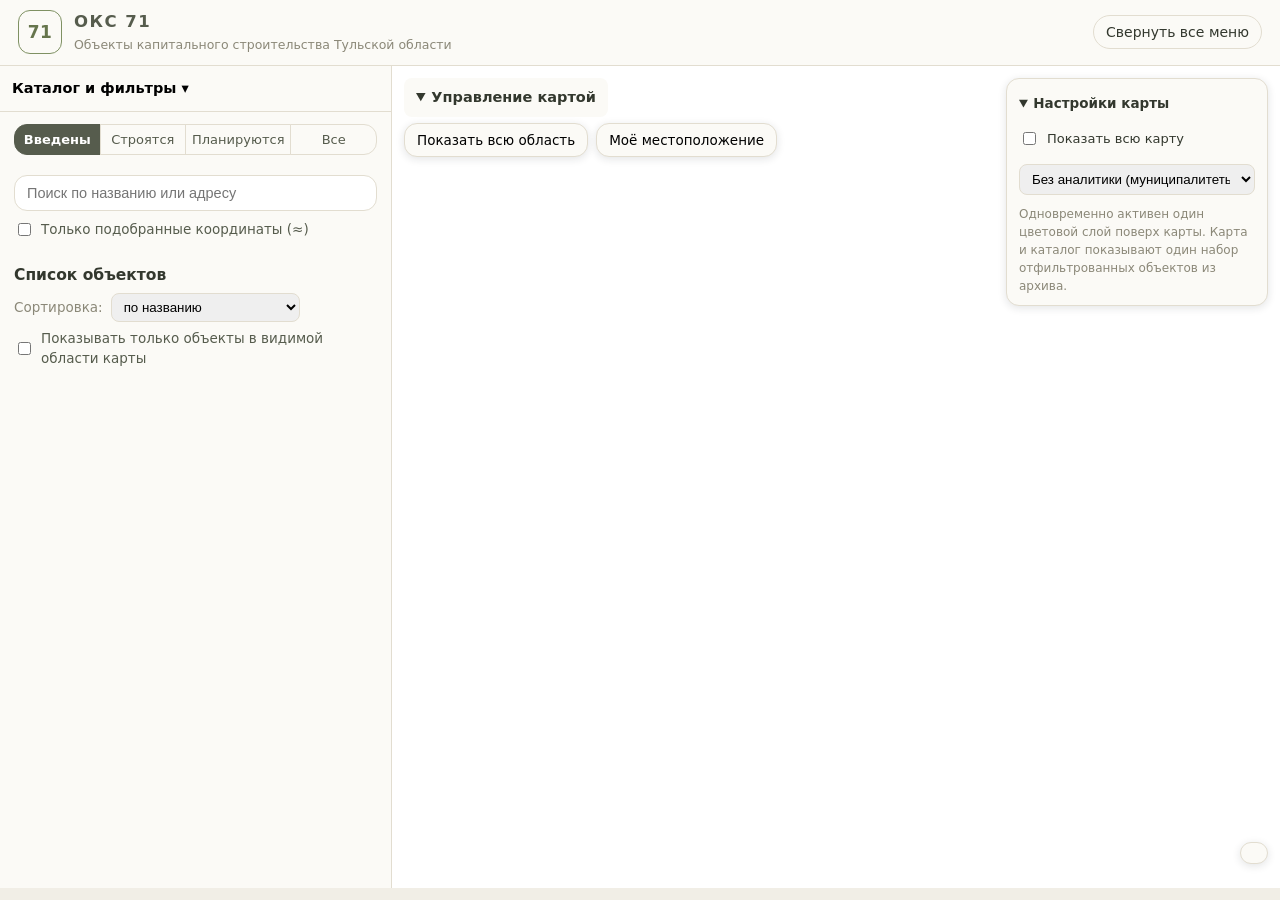
<file: index.html>
<!doctype html><html lang="ru"><meta charset="utf-8"><meta name="viewport" content="width=device-width,initial-scale=1"><title>ОКС 71 — Тульская область</title><meta http-equiv="refresh" content="0;url=demo-v2/index.html"><a href="demo-v2/index.html">Открыть карту ОКС 71</a></html>
</file>
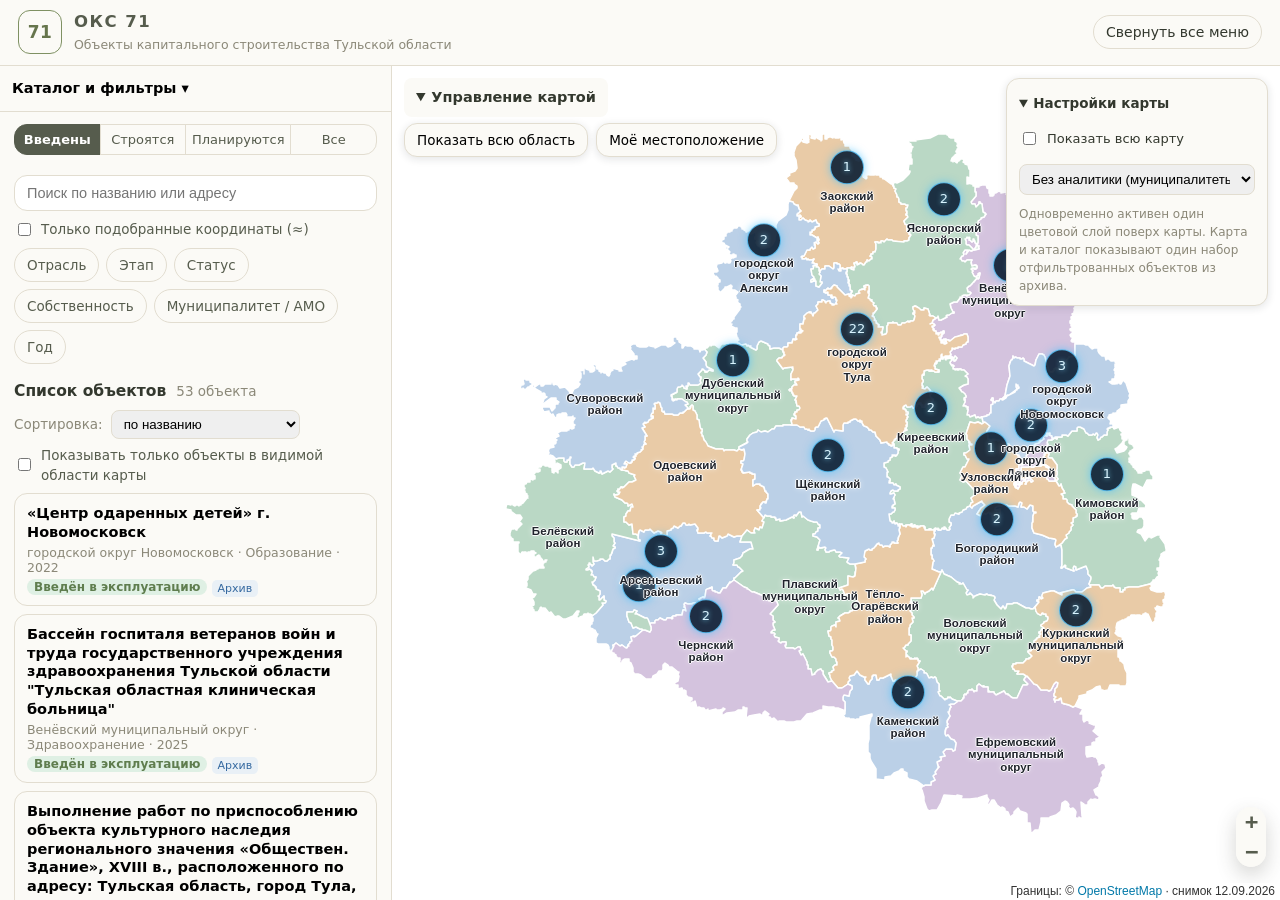
<file: demo-v2/index.html>
<!DOCTYPE html>
<html lang="ru">
<head>
<meta charset="utf-8">
<meta name="viewport" content="width=device-width, initial-scale=1">
<title>ОКС 71 — интерактивная карта объектов капитального строительства Тульской области</title>
<meta name="description" content="Портал объектов капитального строительства Тульской области: карта муниципалитетов, карточки объектов, пешая доступность, закупки, аналитика.">
<link rel="stylesheet" href="../assets/vendor/leaflet/leaflet.css" referrerpolicy="no-referrer">
<link rel="stylesheet" href="css/styles.css">
<link rel="stylesheet" href="css/project-map.css">
</head>
<body>
<a class="skip-link" href="#objList">Перейти к списку объектов</a>

<header class="topbar">
  <a class="brand" href="#" aria-label="ОКС 71 — на главную">
    <span class="brand-mark" aria-hidden="true">71</span>
    <span>
      <span class="brand-title">ОКС 71</span>
      <div class="brand-sub">Объекты капитального строительства Тульской области</div>
    </span>
  </a>
<button type="button" class="btn" id="menusToggle" aria-expanded="true">Свернуть все меню</button>
</header>

<!-- ======== КАРТА И КАТАЛОГ ======== -->
<div class="layout" id="viewMap">
  <aside class="sidebar" aria-label="Каталог и фильтры">
    <button type="button" class="panel-toggle" id="catalogToggle" aria-expanded="true" aria-controls="catalogContent">Каталог и фильтры ▾</button>
    <div id="catalogContent">
    <div class="mode-tabs" role="group" aria-label="Режим реестра">
      <button type="button" data-mode="commissioned" aria-pressed="true">Введены</button>
      <button type="button" data-mode="building" aria-pressed="false">Строятся</button>
      <button type="button" data-mode="planned" aria-pressed="false">Планируются</button>
      <button type="button" data-mode="all" aria-pressed="false">Все</button>
    </div>
    <div class="side-scroll">
      <div class="search-row">
        <label class="visually-hidden" for="searchInput">Поиск по названию и адресу</label>
        <input id="searchInput" type="search" placeholder="Поиск по названию или адресу" autocomplete="off">
      </div>
      <label class="viewport-filter"><input type="checkbox" id="unmappedOnly">Только подобранные координаты (≈)</label>
      <div class="filters" id="filters"></div>
      <div class="chips" id="chips"></div>
      <button type="button" class="btn btn-ghost" id="clearAll" style="display:none">Сбросить всё</button>

      <div class="result-head">
        <h2>Список объектов</h2>
        <span class="result-count" id="resultCount"></span>
      </div>
      <div class="sort-row">
        <label for="sortSel">Сортировка:</label>
        <select id="sortSel">
          <option value="name">по названию</option>
          <option value="year">по году (сначала новые)</option>
        </select>
      </div>
      <label class="viewport-filter">
        <input type="checkbox" id="vpOnly">
        Показывать только объекты в видимой области карты
      </label>
      <ul class="obj-list" id="objList" tabindex="-1"></ul>
      <div class="pager" id="pager"></div>
    </div>
    </div>
  </aside>

  <div class="map-wrap">
    <div id="map" aria-label="Карта Тульской области"></div>
    <details class="map-toolbar" open>
      <summary>Управление картой</summary>
      <div class="map-toolbar-row">
        <button type="button" class="map-btn" id="fitAll">Показать всю область</button>
        <button type="button" class="map-btn" id="locateBtn">Моё местоположение</button>
      </div>
      <div class="crumb" id="crumb">
        <button type="button" class="btn btn-ghost" id="crumbBack" aria-label="Вернуться к карте области">← Область</button>
        <span>Муниципалитет: <b id="crumbName"></b></span>
      </div>
    </details>

    <details class="layer-panel" open aria-label="Аналитические слои">
      <summary>Настройки карты</summary>
      <label class="full-map-option"><input type="checkbox" id="fullMap"> Показать всю карту</label>
      <label class="visually-hidden" for="layerSel">Выбор слоя</label>
      <select id="layerSel">
        <option value="none">Без аналитики (муниципалитеты)</option>
        <option value="prov">Социальная нагрузка (светофор)</option>
        <option value="sat">Удовлетворённость граждан (ПОС)</option>
      </select>
      <div id="provSectorRow" style="display:none">
        <label class="visually-hidden" for="provSector">Отрасль</label>
        <select id="provSector">
          <option value="edu">Образование</option>
          <option value="health">Здравоохранение</option>
          <option value="sport">Спорт</option>
          <option value="energy">Энергетика</option>
          <option value="culture">Культура</option>
        </select>
      </div>
      <div class="scenario" id="scenarioRow" style="display:none" role="radiogroup" aria-label="Сценарий расчёта">
        <label><input type="radio" name="scen" value="now" checked> Сейчас</label>
        <label><input type="radio" name="scen" value="future"> С учётом планируемых</label>
      </div>
      <div style="font-size:12px;color:var(--muted);margin-top:6px">Одновременно активен один цветовой слой поверх карты. Карта и каталог показывают один набор отфильтрованных объектов из архива.</div>
    </details>

    <div id="mapStatus" role="status" hidden></div>
    <div class="legend" id="legend" aria-live="polite"></div>
  </div>
</div>

<!-- ======== КАРТОЧКА ОКС ======== -->
<section class="card-panel" id="cardPanel" role="dialog" aria-modal="false" aria-hidden="true" aria-labelledby="cardTitle">
  <div class="card-head">
    <h2 id="cardTitle"></h2>
    <div class="card-tools">
      <button type="button" class="btn" id="cardMinimize" aria-expanded="true" aria-label="Свернуть карточку">−</button>
      <button type="button" class="btn" id="cardClose" aria-label="Закрыть карточку">✕</button>
    </div>
  </div>
  <div class="card-tabs" role="tablist" aria-label="Разделы карточки">
    <button type="button" role="tab" data-tab="overview" aria-selected="true">Обзор</button>
    <button type="button" role="tab" data-tab="media" aria-selected="false">До / В процессе / После</button>
    <button type="button" role="tab" data-tab="access" aria-selected="false">Пешая доступность</button>
    <button type="button" role="tab" data-tab="procure" aria-selected="false">Закупки</button>
    <button type="button" role="tab" data-tab="report" aria-selected="false">Сообщить о проблеме</button>
  </div>
  <div class="card-body" id="cardBody"></div>
</section>

<script src="../assets/vendor/leaflet/leaflet.js" referrerpolicy="no-referrer"></script>
<script src="js/data.js"></script>
<script src="js/app.js"></script>
<script src="js/panels.js"></script>
</body>
</html>
</file>
<file: assets/vendor/leaflet/leaflet.css>
/* required styles */

.leaflet-pane,
.leaflet-tile,
.leaflet-marker-icon,
.leaflet-marker-shadow,
.leaflet-tile-container,
.leaflet-pane > svg,
.leaflet-pane > canvas,
.leaflet-zoom-box,
.leaflet-image-layer,
.leaflet-layer {
	position: absolute;
	left: 0;
	top: 0;
	}
.leaflet-container {
	overflow: hidden;
	}
.leaflet-tile,
.leaflet-marker-icon,
.leaflet-marker-shadow {
	-webkit-user-select: none;
	   -moz-user-select: none;
	        user-select: none;
	  -webkit-user-drag: none;
	}
/* Prevents IE11 from highlighting tiles in blue */
.leaflet-tile::selection {
	background: transparent;
}
/* Safari renders non-retina tile on retina better with this, but Chrome is worse */
.leaflet-safari .leaflet-tile {
	image-rendering: -webkit-optimize-contrast;
	}
/* hack that prevents hw layers "stretching" when loading new tiles */
.leaflet-safari .leaflet-tile-container {
	width: 1600px;
	height: 1600px;
	-webkit-transform-origin: 0 0;
	}
.leaflet-marker-icon,
.leaflet-marker-shadow {
	display: block;
	}
/* .leaflet-container svg: reset svg max-width decleration shipped in Joomla! (joomla.org) 3.x */
/* .leaflet-container img: map is broken in FF if you have max-width: 100% on tiles */
.leaflet-container .leaflet-overlay-pane svg {
	max-width: none !important;
	max-height: none !important;
	}
.leaflet-container .leaflet-marker-pane img,
.leaflet-container .leaflet-shadow-pane img,
.leaflet-container .leaflet-tile-pane img,
.leaflet-container img.leaflet-image-layer,
.leaflet-container .leaflet-tile {
	max-width: none !important;
	max-height: none !important;
	width: auto;
	padding: 0;
	}

.leaflet-container img.leaflet-tile {
	/* See: https://bugs.chromium.org/p/chromium/issues/detail?id=600120 */
	mix-blend-mode: plus-lighter;
}

.leaflet-container.leaflet-touch-zoom {
	-ms-touch-action: pan-x pan-y;
	touch-action: pan-x pan-y;
	}
.leaflet-container.leaflet-touch-drag {
	-ms-touch-action: pinch-zoom;
	/* Fallback for FF which doesn't support pinch-zoom */
	touch-action: none;
	touch-action: pinch-zoom;
}
.leaflet-container.leaflet-touch-drag.leaflet-touch-zoom {
	-ms-touch-action: none;
	touch-action: none;
}
.leaflet-container {
	-webkit-tap-highlight-color: transparent;
}
.leaflet-container a {
	-webkit-tap-highlight-color: rgba(51, 181, 229, 0.4);
}
.leaflet-tile {
	filter: inherit;
	visibility: hidden;
	}
.leaflet-tile-loaded {
	visibility: inherit;
	}
.leaflet-zoom-box {
	width: 0;
	height: 0;
	-moz-box-sizing: border-box;
	     box-sizing: border-box;
	z-index: 800;
	}
/* workaround for https://bugzilla.mozilla.org/show_bug.cgi?id=888319 */
.leaflet-overlay-pane svg {
	-moz-user-select: none;
	}

.leaflet-pane         { z-index: 400; }

.leaflet-tile-pane    { z-index: 200; }
.leaflet-overlay-pane { z-index: 400; }
.leaflet-shadow-pane  { z-index: 500; }
.leaflet-marker-pane  { z-index: 600; }
.leaflet-tooltip-pane   { z-index: 650; }
.leaflet-popup-pane   { z-index: 700; }

.leaflet-map-pane canvas { z-index: 100; }
.leaflet-map-pane svg    { z-index: 200; }

.leaflet-vml-shape {
	width: 1px;
	height: 1px;
	}
.lvml {
	behavior: url(#default#VML);
	display: inline-block;
	position: absolute;
	}


/* control positioning */

.leaflet-control {
	position: relative;
	z-index: 800;
	pointer-events: visiblePainted; /* IE 9-10 doesn't have auto */
	pointer-events: auto;
	}
.leaflet-top,
.leaflet-bottom {
	position: absolute;
	z-index: 1000;
	pointer-events: none;
	}
.leaflet-top {
	top: 0;
	}
.leaflet-right {
	right: 0;
	}
.leaflet-bottom {
	bottom: 0;
	}
.leaflet-left {
	left: 0;
	}
.leaflet-control {
	float: left;
	clear: both;
	}
.leaflet-right .leaflet-control {
	float: right;
	}
.leaflet-top .leaflet-control {
	margin-top: 10px;
	}
.leaflet-bottom .leaflet-control {
	margin-bottom: 10px;
	}
.leaflet-left .leaflet-control {
	margin-left: 10px;
	}
.leaflet-right .leaflet-control {
	margin-right: 10px;
	}


/* zoom and fade animations */

.leaflet-fade-anim .leaflet-popup {
	opacity: 0;
	-webkit-transition: opacity 0.2s linear;
	   -moz-transition: opacity 0.2s linear;
	        transition: opacity 0.2s linear;
	}
.leaflet-fade-anim .leaflet-map-pane .leaflet-popup {
	opacity: 1;
	}
.leaflet-zoom-animated {
	-webkit-transform-origin: 0 0;
	    -ms-transform-origin: 0 0;
	        transform-origin: 0 0;
	}
svg.leaflet-zoom-animated {
	will-change: transform;
}

.leaflet-zoom-anim .leaflet-zoom-animated {
	-webkit-transition: -webkit-transform 0.25s cubic-bezier(0,0,0.25,1);
	   -moz-transition:    -moz-transform 0.25s cubic-bezier(0,0,0.25,1);
	        transition:         transform 0.25s cubic-bezier(0,0,0.25,1);
	}
.leaflet-zoom-anim .leaflet-tile,
.leaflet-pan-anim .leaflet-tile {
	-webkit-transition: none;
	   -moz-transition: none;
	        transition: none;
	}

.leaflet-zoom-anim .leaflet-zoom-hide {
	visibility: hidden;
	}


/* cursors */

.leaflet-interactive {
	cursor: pointer;
	}
.leaflet-grab {
	cursor: -webkit-grab;
	cursor:    -moz-grab;
	cursor:         grab;
	}
.leaflet-crosshair,
.leaflet-crosshair .leaflet-interactive {
	cursor: crosshair;
	}
.leaflet-popup-pane,
.leaflet-control {
	cursor: auto;
	}
.leaflet-dragging .leaflet-grab,
.leaflet-dragging .leaflet-grab .leaflet-interactive,
.leaflet-dragging .leaflet-marker-draggable {
	cursor: move;
	cursor: -webkit-grabbing;
	cursor:    -moz-grabbing;
	cursor:         grabbing;
	}

/* marker & overlays interactivity */
.leaflet-marker-icon,
.leaflet-marker-shadow,
.leaflet-image-layer,
.leaflet-pane > svg path,
.leaflet-tile-container {
	pointer-events: none;
	}

.leaflet-marker-icon.leaflet-interactive,
.leaflet-image-layer.leaflet-interactive,
.leaflet-pane > svg path.leaflet-interactive,
svg.leaflet-image-layer.leaflet-interactive path {
	pointer-events: visiblePainted; /* IE 9-10 doesn't have auto */
	pointer-events: auto;
	}

/* visual tweaks */

.leaflet-container {
	background: #ddd;
	outline-offset: 1px;
	}
.leaflet-container a {
	color: #0078A8;
	}
.leaflet-zoom-box {
	border: 2px dotted #38f;
	background: rgba(255,255,255,0.5);
	}


/* general typography */
.leaflet-container {
	font-family: "Helvetica Neue", Arial, Helvetica, sans-serif;
	font-size: 12px;
	font-size: 0.75rem;
	line-height: 1.5;
	}


/* general toolbar styles */

.leaflet-bar {
	box-shadow: 0 1px 5px rgba(0,0,0,0.65);
	border-radius: 4px;
	}
.leaflet-bar a {
	background-color: #fff;
	border-bottom: 1px solid #ccc;
	width: 26px;
	height: 26px;
	line-height: 26px;
	display: block;
	text-align: center;
	text-decoration: none;
	color: black;
	}
.leaflet-bar a,
.leaflet-control-layers-toggle {
	background-position: 50% 50%;
	background-repeat: no-repeat;
	display: block;
	}
.leaflet-bar a:hover,
.leaflet-bar a:focus {
	background-color: #f4f4f4;
	}
.leaflet-bar a:first-child {
	border-top-left-radius: 4px;
	border-top-right-radius: 4px;
	}
.leaflet-bar a:last-child {
	border-bottom-left-radius: 4px;
	border-bottom-right-radius: 4px;
	border-bottom: none;
	}
.leaflet-bar a.leaflet-disabled {
	cursor: default;
	background-color: #f4f4f4;
	color: #bbb;
	}

.leaflet-touch .leaflet-bar a {
	width: 30px;
	height: 30px;
	line-height: 30px;
	}
.leaflet-touch .leaflet-bar a:first-child {
	border-top-left-radius: 2px;
	border-top-right-radius: 2px;
	}
.leaflet-touch .leaflet-bar a:last-child {
	border-bottom-left-radius: 2px;
	border-bottom-right-radius: 2px;
	}

/* zoom control */

.leaflet-control-zoom-in,
.leaflet-control-zoom-out {
	font: bold 18px 'Lucida Console', Monaco, monospace;
	text-indent: 1px;
	}

.leaflet-touch .leaflet-control-zoom-in, .leaflet-touch .leaflet-control-zoom-out  {
	font-size: 22px;
	}


/* layers control */

.leaflet-control-layers {
	box-shadow: 0 1px 5px rgba(0,0,0,0.4);
	background: #fff;
	border-radius: 5px;
	}
.leaflet-control-layers-toggle {
	background-image: url(images/layers.png);
	width: 36px;
	height: 36px;
	}
.leaflet-retina .leaflet-control-layers-toggle {
	background-image: url(images/layers-2x.png);
	background-size: 26px 26px;
	}
.leaflet-touch .leaflet-control-layers-toggle {
	width: 44px;
	height: 44px;
	}
.leaflet-control-layers .leaflet-control-layers-list,
.leaflet-control-layers-expanded .leaflet-control-layers-toggle {
	display: none;
	}
.leaflet-control-layers-expanded .leaflet-control-layers-list {
	display: block;
	position: relative;
	}
.leaflet-control-layers-expanded {
	padding: 6px 10px 6px 6px;
	color: #333;
	background: #fff;
	}
.leaflet-control-layers-scrollbar {
	overflow-y: scroll;
	overflow-x: hidden;
	padding-right: 5px;
	}
.leaflet-control-layers-selector {
	margin-top: 2px;
	position: relative;
	top: 1px;
	}
.leaflet-control-layers label {
	display: block;
	font-size: 13px;
	font-size: 1.08333em;
	}
.leaflet-control-layers-separator {
	height: 0;
	border-top: 1px solid #ddd;
	margin: 5px -10px 5px -6px;
	}

/* Default icon URLs */
.leaflet-default-icon-path { /* used only in path-guessing heuristic, see L.Icon.Default */
	background-image: url(images/marker-icon.png);
	}


/* attribution and scale controls */

.leaflet-container .leaflet-control-attribution {
	background: #fff;
	background: rgba(255, 255, 255, 0.8);
	margin: 0;
	}
.leaflet-control-attribution,
.leaflet-control-scale-line {
	padding: 0 5px;
	color: #333;
	line-height: 1.4;
	}
.leaflet-control-attribution a {
	text-decoration: none;
	}
.leaflet-control-attribution a:hover,
.leaflet-control-attribution a:focus {
	text-decoration: underline;
	}
.leaflet-attribution-flag {
	display: inline !important;
	vertical-align: baseline !important;
	width: 1em;
	height: 0.6669em;
	}
.leaflet-left .leaflet-control-scale {
	margin-left: 5px;
	}
.leaflet-bottom .leaflet-control-scale {
	margin-bottom: 5px;
	}
.leaflet-control-scale-line {
	border: 2px solid #777;
	border-top: none;
	line-height: 1.1;
	padding: 2px 5px 1px;
	white-space: nowrap;
	-moz-box-sizing: border-box;
	     box-sizing: border-box;
	background: rgba(255, 255, 255, 0.8);
	text-shadow: 1px 1px #fff;
	}
.leaflet-control-scale-line:not(:first-child) {
	border-top: 2px solid #777;
	border-bottom: none;
	margin-top: -2px;
	}
.leaflet-control-scale-line:not(:first-child):not(:last-child) {
	border-bottom: 2px solid #777;
	}

.leaflet-touch .leaflet-control-attribution,
.leaflet-touch .leaflet-control-layers,
.leaflet-touch .leaflet-bar {
	box-shadow: none;
	}
.leaflet-touch .leaflet-control-layers,
.leaflet-touch .leaflet-bar {
	border: 2px solid rgba(0,0,0,0.2);
	background-clip: padding-box;
	}


/* popup */

.leaflet-popup {
	position: absolute;
	text-align: center;
	margin-bottom: 20px;
	}
.leaflet-popup-content-wrapper {
	padding: 1px;
	text-align: left;
	border-radius: 12px;
	}
.leaflet-popup-content {
	margin: 13px 24px 13px 20px;
	line-height: 1.3;
	font-size: 13px;
	font-size: 1.08333em;
	min-height: 1px;
	}
.leaflet-popup-content p {
	margin: 17px 0;
	margin: 1.3em 0;
	}
.leaflet-popup-tip-container {
	width: 40px;
	height: 20px;
	position: absolute;
	left: 50%;
	margin-top: -1px;
	margin-left: -20px;
	overflow: hidden;
	pointer-events: none;
	}
.leaflet-popup-tip {
	width: 17px;
	height: 17px;
	padding: 1px;

	margin: -10px auto 0;
	pointer-events: auto;

	-webkit-transform: rotate(45deg);
	   -moz-transform: rotate(45deg);
	    -ms-transform: rotate(45deg);
	        transform: rotate(45deg);
	}
.leaflet-popup-content-wrapper,
.leaflet-popup-tip {
	background: white;
	color: #333;
	box-shadow: 0 3px 14px rgba(0,0,0,0.4);
	}
.leaflet-container a.leaflet-popup-close-button {
	position: absolute;
	top: 0;
	right: 0;
	border: none;
	text-align: center;
	width: 24px;
	height: 24px;
	font: 16px/24px Tahoma, Verdana, sans-serif;
	color: #757575;
	text-decoration: none;
	background: transparent;
	}
.leaflet-container a.leaflet-popup-close-button:hover,
.leaflet-container a.leaflet-popup-close-button:focus {
	color: #585858;
	}
.leaflet-popup-scrolled {
	overflow: auto;
	}

.leaflet-oldie .leaflet-popup-content-wrapper {
	-ms-zoom: 1;
	}
.leaflet-oldie .leaflet-popup-tip {
	width: 24px;
	margin: 0 auto;

	-ms-filter: "progid:DXImageTransform.Microsoft.Matrix(M11=0.70710678, M12=0.70710678, M21=-0.70710678, M22=0.70710678)";
	filter: progid:DXImageTransform.Microsoft.Matrix(M11=0.70710678, M12=0.70710678, M21=-0.70710678, M22=0.70710678);
	}

.leaflet-oldie .leaflet-control-zoom,
.leaflet-oldie .leaflet-control-layers,
.leaflet-oldie .leaflet-popup-content-wrapper,
.leaflet-oldie .leaflet-popup-tip {
	border: 1px solid #999;
	}


/* div icon */

.leaflet-div-icon {
	background: #fff;
	border: 1px solid #666;
	}


/* Tooltip */
/* Base styles for the element that has a tooltip */
.leaflet-tooltip {
	position: absolute;
	padding: 6px;
	background-color: #fff;
	border: 1px solid #fff;
	border-radius: 3px;
	color: #222;
	white-space: nowrap;
	-webkit-user-select: none;
	-moz-user-select: none;
	-ms-user-select: none;
	user-select: none;
	pointer-events: none;
	box-shadow: 0 1px 3px rgba(0,0,0,0.4);
	}
.leaflet-tooltip.leaflet-interactive {
	cursor: pointer;
	pointer-events: auto;
	}
.leaflet-tooltip-top:before,
.leaflet-tooltip-bottom:before,
.leaflet-tooltip-left:before,
.leaflet-tooltip-right:before {
	position: absolute;
	pointer-events: none;
	border: 6px solid transparent;
	background: transparent;
	content: "";
	}

/* Directions */

.leaflet-tooltip-bottom {
	margin-top: 6px;
}
.leaflet-tooltip-top {
	margin-top: -6px;
}
.leaflet-tooltip-bottom:before,
.leaflet-tooltip-top:before {
	left: 50%;
	margin-left: -6px;
	}
.leaflet-tooltip-top:before {
	bottom: 0;
	margin-bottom: -12px;
	border-top-color: #fff;
	}
.leaflet-tooltip-bottom:before {
	top: 0;
	margin-top: -12px;
	margin-left: -6px;
	border-bottom-color: #fff;
	}
.leaflet-tooltip-left {
	margin-left: -6px;
}
.leaflet-tooltip-right {
	margin-left: 6px;
}
.leaflet-tooltip-left:before,
.leaflet-tooltip-right:before {
	top: 50%;
	margin-top: -6px;
	}
.leaflet-tooltip-left:before {
	right: 0;
	margin-right: -12px;
	border-left-color: #fff;
	}
.leaflet-tooltip-right:before {
	left: 0;
	margin-left: -12px;
	border-right-color: #fff;
	}

/* Printing */

@media print {
	/* Prevent printers from removing background-images of controls. */
	.leaflet-control {
		-webkit-print-color-adjust: exact;
		print-color-adjust: exact;
		}
	}
</file>
<file: demo-v2/css/styles.css>
/* Портал ОКС Тульской области — демо. Тёплая природная палитра (референс заказчика). */
:root{
  --steel-900:#33382e; --steel-700:#565c4d; --steel-500:#767c6b; --steel-200:#e2ddd0;
  --steel-100:#edeae0; --steel-50:#f1eee6; --paper:#fbfaf6;
  --brass:#7f9163; --brass-dark:#66754c; --brass-soft:#e9ecdd;
  --ok:#5f7d4e; --warn:#ab8a45; --bad:#a8604f; --muted:#8b8878;
  --r-lg:22px; --r-md:13px; --r-sm:8px;
  --shadow:0 12px 34px rgba(72,74,60,.13);
  --font-body:"Montserrat",system-ui,Arial,sans-serif;
  --font-brand:"Montserrat",var(--font-body);
}
*{box-sizing:border-box}
html,body{height:100%}
body{margin:0;font-family:var(--font-body);font-size:14.5px;line-height:1.5;color:var(--steel-900);background:var(--steel-50)}
button{font-family:inherit}
a{color:var(--steel-700)}
:focus-visible{outline:3px solid var(--brass);outline-offset:2px;border-radius:3px}

/* ---------- каркас ---------- */
.demo-strip{background:var(--brass-soft);color:var(--steel-700);font-size:12.5px;padding:7px 16px;display:flex;gap:14px;flex-wrap:wrap;align-items:center;border-bottom:1px solid var(--steel-200)}
.demo-strip b{color:var(--brass-dark);font-weight:600}
.topbar{display:flex;align-items:center;gap:18px;padding:10px 18px;background:var(--paper);border-bottom:1px solid var(--steel-200);flex-wrap:wrap}
.brand{display:flex;align-items:center;gap:12px;text-decoration:none;color:inherit}
.brand-mark{width:44px;height:44px;border-radius:12px;background:var(--paper);border:1.5px solid var(--brass);color:var(--brass-dark);font-family:var(--font-brand);font-weight:600;font-size:17px;display:flex;align-items:center;justify-content:center;letter-spacing:.5px}
.brand-title{font-family:var(--font-brand);font-weight:600;font-size:16.5px;letter-spacing:1.5px;text-transform:uppercase;color:var(--steel-700)}
.brand-sub{font-size:12.5px;color:var(--muted);margin-top:1px}
.nav{display:flex;gap:4px;margin-left:auto;flex-wrap:wrap}
.nav button{border:0;background:none;padding:9px 13px;border-radius:var(--r-md);font-size:14.5px;cursor:pointer;color:var(--steel-700)}
.nav button[aria-current="true"]{background:var(--steel-100);color:var(--steel-900);font-weight:700}
.nav button:hover{background:var(--steel-100)}

.layout{display:flex;height:calc(100vh - 118px);min-height:480px}
.sidebar{width:392px;min-width:300px;background:var(--paper);border-right:1px solid var(--steel-200);display:flex;flex-direction:column;overflow:hidden}
.map-wrap{flex:1;position:relative;min-width:0}
#map{position:absolute;inset:0;background:var(--steel-100)}

/* ---------- панель фильтров ---------- */
.mode-tabs{display:flex;gap:0;padding:12px 14px 4px;flex-wrap:wrap}
.mode-tabs button{flex:1;margin-left:-1px;border:1px solid var(--steel-200);background:var(--paper);padding:7px 6px;font-size:13px;cursor:pointer;color:var(--steel-700)}
.mode-tabs button:first-child{margin-left:0;border-radius:var(--r-md) 0 0 var(--r-md)}
.mode-tabs button:last-child{border-radius:0 var(--r-md) var(--r-md) 0}
.mode-tabs button[aria-pressed="true"]{background:var(--steel-700);border-color:var(--steel-700);color:#fff;font-weight:700}
.side-scroll{overflow-y:auto;padding:8px 14px 18px;flex:1}
.search-row{display:flex;gap:8px;margin:8px 0}
.search-row input{flex:1;padding:9px 12px;border:1px solid var(--steel-200);border-radius:var(--r-md);font-size:14.5px}
.btn{border-radius:999px!important;border:1px solid var(--steel-200);background:var(--paper);border-radius:var(--r-md);padding:8px 12px;cursor:pointer;font-size:14px;color:var(--steel-900)}
.btn:hover{background:var(--steel-100)}
.btn-primary{background:var(--brass);box-shadow:0 6px 16px rgba(127,145,99,.35);border-color:var(--brass);color:#fff;font-weight:700}
.btn-primary:hover{background:var(--brass-dark)}
.btn-ghost{border-color:transparent;color:var(--steel-700)}
.btn[disabled]{opacity:.45;cursor:not-allowed}

.filters{display:flex;flex-wrap:wrap;gap:7px;margin:6px 0}
.filters details{position:relative}
.filters summary{list-style:none;cursor:pointer;border:1px solid var(--steel-200);border-radius:999px;padding:6px 12px;font-size:13.5px;background:var(--paper);color:var(--steel-700);user-select:none}
.filters summary::-webkit-details-marker{display:none}
.filters details[open] summary,.filters summary.active{background:var(--steel-700);color:#fff;border-color:var(--steel-700)}
.fmenu{position:absolute;z-index:1200;top:calc(100% + 6px);left:0;background:var(--paper);border:1px solid var(--steel-200);border-radius:var(--r-md);box-shadow:var(--shadow);padding:10px;min-width:230px;max-height:280px;overflow:auto}
.fmenu label{display:flex;gap:8px;align-items:flex-start;padding:4px 2px;font-size:14px;cursor:pointer}
.fmenu .fmenu-head{font-size:12.5px;color:var(--muted);margin:2px 0 6px}
.year-mode{display:flex;gap:10px;margin:4px 0 8px;font-size:13.5px}
.chips{display:flex;flex-wrap:wrap;gap:6px;margin:4px 0}
.chip{background:var(--brass-soft);border:1px solid #e3cd9e;color:#6d4c10;border-radius:999px;padding:3px 9px;font-size:12.5px;display:inline-flex;gap:6px;align-items:center}
.chip button{border:0;background:none;cursor:pointer;font-size:13px;line-height:1;color:inherit;padding:0}

.result-head{display:flex;align-items:baseline;gap:10px;margin:10px 0 6px}
.result-head h2{font-size:15.5px;margin:0}
.result-count{color:var(--muted);font-size:13.5px}
.sort-row{display:flex;gap:8px;align-items:center;font-size:13.5px;color:var(--muted);margin-bottom:6px;flex-wrap:wrap}
.sort-row select{padding:5px 8px;border:1px solid var(--steel-200);border-radius:var(--r-sm)}
.viewport-filter{display:flex;gap:7px;align-items:center;font-size:13.5px;margin:2px 0 8px;color:var(--steel-700)}

.obj-list{list-style:none;margin:0;padding:0;display:flex;flex-direction:column;gap:8px}
.obj-item{border:1px solid var(--steel-200);border-radius:var(--r-md);padding:10px 12px;cursor:pointer;background:var(--paper)}
.obj-item:hover{border-color:var(--steel-500);background:var(--steel-50)}
.obj-item.current{border-color:var(--brass);box-shadow:0 0 0 2px var(--brass-soft)}
.obj-item .t{display:block;margin:0 0 3px;font-size:14.5px;font-weight:700;line-height:1.3}
.obj-meta{font-size:12.5px;color:var(--muted)}
.badge{display:inline-block;border-radius:var(--r-sm);padding:1px 7px;font-size:12px;font-weight:700;vertical-align:1px}
.badge-status-commissioned{background:#dff0e4;color:var(--ok)}
.badge-status-building{background:#e7edf6;color:#3a5f8f}
.badge-status-planned{background:var(--steel-100);color:var(--steel-700)}
.badge-status-paused{background:#f6ecd9;color:var(--warn)}
.badge-status-done_no_commission{background:#f6ecd9;color:var(--warn)}
.badge-status-cancelled{background:#f4e3e0;color:var(--bad)}
.badge-demo{background:#ffe9c2;color:#7a5410}
.empty-state{border:1px dashed var(--steel-200);border-radius:var(--r-md);padding:22px 16px;text-align:center;color:var(--muted)}
.pager{display:flex;gap:6px;align-items:center;justify-content:center;margin:12px 0 4px}
.pager button{min-width:34px}
.pager .cur{font-weight:700;color:var(--steel-900)}

/* ---------- карта ---------- */
.map-toolbar{position:absolute;z-index:900;top:12px;left:12px;display:flex;flex-direction:column;gap:8px;max-width:min(430px,calc(100% - 24px))}
.map-toolbar-row{display:flex;gap:8px;flex-wrap:wrap}
.map-btn{background:var(--paper);border:1px solid var(--steel-200);border-radius:var(--r-md);padding:8px 12px;font-size:13.5px;cursor:pointer;box-shadow:0 2px 8px rgba(23,34,43,.12)}
.map-btn:hover{background:var(--steel-100)}
.map-btn[aria-pressed="true"]{background:var(--steel-700);color:#fff;border-color:var(--steel-700)}
.crumb{background:var(--paper);border:1px solid var(--steel-200);border-radius:var(--r-md);padding:8px 12px;font-size:13.5px;box-shadow:0 2px 8px rgba(23,34,43,.12);display:none;align-items:center;gap:8px}
.crumb b{font-family:var(--font-brand);font-weight:400}
.layer-panel{position:absolute;z-index:900;top:12px;right:12px;background:var(--paper);border:1px solid var(--steel-200);border-radius:var(--r-md);box-shadow:0 2px 8px rgba(23,34,43,.12);padding:10px 12px;width:262px;font-size:13.5px}
.layer-panel h3{margin:0 0 6px;font-size:13.5px}
.layer-panel select{width:100%;padding:6px 8px;border:1px solid var(--steel-200);border-radius:var(--r-sm);margin:4px 0}
.layer-panel .scenario{display:flex;gap:9px;margin-top:5px;flex-wrap:wrap}
.legend{position:absolute;z-index:900;bottom:24px;right:12px;background:var(--paper);border:1px solid var(--steel-200);border-radius:var(--r-md);box-shadow:0 2px 8px rgba(23,34,43,.12);padding:10px 13px;font-size:12.5px;max-width:280px}
.legend h4{margin:0 0 6px;font-size:12.5px}
.legend-row{display:flex;gap:8px;align-items:center;margin:3px 0}
.legend-sw{width:16px;height:16px;border-radius:4px;border:1px solid rgba(0,0,0,.2);flex:none}
.legend .legend-note{color:var(--muted);margin-top:6px}
.tile-warn{position:absolute;z-index:950;left:50%;transform:translateX(-50%);top:64px;background:#fff6e4;border:1px solid #e5c98a;color:#6d4c10;border-radius:var(--r-md);padding:8px 14px;font-size:13.5px;box-shadow:var(--shadow);display:none;max-width:min(560px,92%)}

/* подписи районов */
.district-label{background:none;border:0}
.district-label span{display:inline-block;transform:translate(-50%,-50%);font-size:12px;font-weight:700;color:#213240;text-shadow:0 1px 0 rgba(255,255,255,.85),0 -1px 0 rgba(255,255,255,.85),1px 0 0 rgba(255,255,255,.85),-1px 0 0 rgba(255,255,255,.85);white-space:nowrap;pointer-events:none}
.district-count{background:none;border:0}
.district-count .cnt{transform:translate(-50%,-155%);display:flex;align-items:center;justify-content:center;width:34px;height:34px;border-radius:50%;background:var(--steel-900);color:#7f9163;font-family:var(--font-brand);font-size:13px;box-shadow:0 0 0 4px rgba(23,34,43,.18);cursor:pointer}

/* голограмма над точкой ОКС */
.holo{background:none;border:0}
.holo .wrap{position:relative;transform:translate(-50%,-100%);display:flex;flex-direction:column;align-items:center;pointer-events:none}
.holo .badge-h{pointer-events:auto;cursor:pointer;background:linear-gradient(180deg,rgba(21,42,58,.92),rgba(21,42,58,.78));color:#d9f4ff;border:1px solid rgba(120,220,255,.7);border-radius:8px;padding:3px 9px 4px;font-size:12px;white-space:nowrap;box-shadow:0 0 14px rgba(90,200,255,.45), inset 0 0 8px rgba(120,220,255,.25);backdrop-filter:blur(2px);animation:holo-float 3.2s ease-in-out infinite}
.holo .badge-h .ic{margin-right:5px}
.holo .beam{width:2px;height:16px;background:linear-gradient(180deg,rgba(120,220,255,.8),rgba(120,220,255,0));animation:holo-beam 3.2s ease-in-out infinite}
.holo .dot{width:12px;height:12px;border-radius:50%;background:var(--brass);border:2.5px solid #fff;box-shadow:0 1px 5px rgba(0,0,0,.4);pointer-events:auto;cursor:pointer}
.holo.sel .dot{background:#1d84c9}
.holo.sel .badge-h{border-color:#dfe6cf;box-shadow:0 0 16px rgba(255,205,110,.55), inset 0 0 8px rgba(255,205,110,.3);color:#ffefcf}
@keyframes holo-float{0%,100%{transform:translateY(0)}50%{transform:translateY(-4px)}}
@keyframes holo-beam{0%,100%{opacity:.9;height:16px}50%{opacity:.5;height:20px}}
@media (prefers-reduced-motion:reduce){
  .holo .badge-h,.holo .beam{animation:none}
  *{scroll-behavior:auto!important}
}

/* ---------- карточка ОКС ---------- */
.card-panel{position:fixed;top:0;right:0;height:100vh;width:min(560px,100vw);background:var(--paper);z-index:2000;box-shadow:-12px 0 40px rgba(23,34,43,.25);transform:translateX(102%);transition:transform .28s ease;display:flex;flex-direction:column}
.card-panel.open{transform:none}
.card-head{padding:14px 18px 10px;border-bottom:1px solid var(--steel-200);display:flex;gap:10px;align-items:flex-start}
.card-head h2{margin:0;font-size:17.5px;line-height:1.3;flex:1}
.card-tools{display:flex;gap:6px}
.card-tabs{display:flex;gap:2px;border-bottom:1px solid var(--steel-200);padding:0 10px;flex-wrap:wrap}
.card-tabs button{border:0;background:none;padding:10px 10px;font-size:13.5px;cursor:pointer;border-bottom:3px solid transparent;color:var(--steel-700)}
.card-tabs button[aria-selected="true"]{border-bottom-color:var(--brass);color:var(--steel-900);font-weight:700}
.card-body{flex:1;overflow-y:auto;padding:14px 18px 26px}
.kv{display:grid;grid-template-columns:158px 1fr;gap:6px 14px;font-size:14px}
.kv dt{color:var(--muted)}
.kv dd{margin:0}
.nodata{color:var(--muted);font-style:italic}
.card-sec{margin:16px 0 0}
.card-sec h3{font-size:14.5px;margin:0 0 8px}
.notice{border-radius:var(--r-md);padding:9px 12px;font-size:13.5px;margin:8px 0}
.notice-info{background:var(--steel-100);color:var(--steel-900)}
.notice-warn{background:#fff3dc;color:#6d4c10;border:1px solid #ecd6a2}
.notice-bad{background:#f8e8e5;color:#7c3125}

/* медиа и таймлапс */
.media-frame{border:1px solid var(--steel-200);border-radius:var(--r-md);overflow:hidden;background:#0f1b24}
.media-frame svg{display:block;width:100%;height:auto}
.media-cap{display:flex;justify-content:space-between;gap:10px;font-size:12.5px;color:var(--muted);padding:6px 2px;flex-wrap:wrap}
.tl-controls{display:flex;gap:8px;align-items:center;margin:10px 0;flex-wrap:wrap}
.tl-controls input[type=range]{flex:1;min-width:120px}
.speed-group button{min-width:44px}
.speed-group button[aria-pressed="true"]{background:var(--steel-700);color:#fff;border-color:var(--steel-700)}
.compare-wrap{position:relative;border-radius:var(--r-md);overflow:hidden;border:1px solid var(--steel-200)}
.compare-wrap .lay{display:block;width:100%}
.compare-wrap .lay svg{display:block;width:100%;height:auto}
.compare-wrap .lay.top{position:absolute;inset:0;clip-path:inset(0 50% 0 0)}
.compare-slider{width:100%;margin-top:8px}
.media-kind{display:inline-block;background:rgba(23,34,43,.85);color:#dfe6cf;font-size:11.5px;border-radius:4px;padding:1px 7px;font-weight:700}

/* таблицы */
.tbl{width:100%;border-collapse:collapse;font-size:13.5px}
.tbl th,.tbl td{border-bottom:1px solid var(--steel-100);padding:7px 8px;text-align:left;vertical-align:top}
.tbl th{color:var(--muted);font-weight:700;font-size:12.5px}
.tbl-scroll{overflow-x:auto}

/* форма сообщения */
.form-grid{display:flex;flex-direction:column;gap:12px}
.form-grid label.fl{font-weight:700;font-size:13.5px}
.form-grid select,.form-grid textarea,.form-grid input[type=file]{width:100%;padding:8px 10px;border:1px solid var(--steel-200);border-radius:var(--r-md);font-family:inherit;font-size:14px}
.form-grid textarea{min-height:110px;resize:vertical}
.char-count{font-size:12.5px;color:var(--muted);text-align:right}
.char-count.bad{color:var(--bad)}
.field-err{color:var(--bad);font-size:13px}
.file-list{list-style:none;margin:6px 0 0;padding:0;font-size:13px}
.file-list li{display:flex;gap:8px;align-items:center;padding:3px 0}
.copy-out{width:100%;min-height:150px;font-family:ui-monospace,Consolas,monospace;font-size:12.5px;border:1px solid var(--steel-200);border-radius:var(--r-md);padding:10px;background:var(--steel-50)}

/* ---------- страницы ---------- */
.page{display:none;overflow-y:auto;height:calc(100vh - 118px);padding:26px 22px 60px;background:var(--steel-50)}
.page.active{display:block}
.page-inner{max-width:920px;margin:0 auto}
.page h1{font-family:var(--font-brand);font-weight:400;font-size:26px;margin:0 0 6px}
.page .lead{color:var(--steel-700);font-size:16px;max-width:70ch}
.card-block{background:var(--paper);border:1px solid var(--steel-200);border-radius:var(--r-lg);padding:18px 20px;margin:16px 0}
.card-block h2{font-size:17px;margin:0 0 8px}
.card-block h3{font-size:15px;margin:14px 0 6px}
.formula{background:var(--steel-100);border-radius:var(--r-md);padding:10px 14px;font-family:ui-monospace,Consolas,monospace;font-size:13.5px;overflow-x:auto}
.status-dot{display:inline-block;width:10px;height:10px;border-radius:50%;margin-right:7px;vertical-align:0}
.sd-ok{background:var(--ok)} .sd-warn{background:var(--warn)} .sd-off{background:var(--muted)}

.skip-link{position:absolute;left:-9999px;top:0;background:var(--brass);color:#fff;padding:10px 16px;z-index:5000;border-radius:0 0 var(--r-md) 0}
.skip-link:focus{left:0}
.visually-hidden{position:absolute!important;width:1px;height:1px;overflow:hidden;clip:rect(0 0 0 0);white-space:nowrap}

/* попап аналитики */
.an-pop{font-size:13px;max-width:270px}
.an-pop h4{margin:0 0 5px;font-size:13.5px}
.an-pop table{border-collapse:collapse;width:100%}
.an-pop td{padding:2px 6px 2px 0;vertical-align:top}
.an-pop .mut{color:var(--muted)}

/* ---------- адаптив ---------- */
@media (max-width:900px){
  .layout{flex-direction:column;height:auto}
  .sidebar{width:100%;min-width:0;max-height:46vh;border-right:0;border-bottom:1px solid var(--steel-200)}
  .map-wrap{height:54vh;min-height:340px}
  .page{height:auto;min-height:60vh}
  .layer-panel{position:static;width:auto;margin:8px 12px;box-shadow:none}
  .layer-panel-holder{position:absolute;z-index:900;top:0;right:0;left:0;pointer-events:none}
  .layer-panel-holder .layer-panel{pointer-events:auto}
}
@media (max-width:520px){
  .kv{grid-template-columns:1fr}
  .kv dt{margin-top:6px}
  .brand-sub{display:none}
  .card-panel{width:100vw}
}
@media print{.card-panel,.demo-strip{display:none}}


/* ===== Витрина области: карта на белом стенде, вне области — чистый белый фон ===== */
.leaflet-container.mode-glass,.leaflet-container.mode-tiles{background:#ffffff}
.leaflet-glass-pane svg{filter:drop-shadow(0 9px 16px rgba(80,82,66,.2)) drop-shadow(0 2px 4px rgba(80,82,66,.14))}
.mode-tiles .leaflet-glass-pane svg{filter:none}
.district-label span{
  display:inline-block;max-width:112px;text-align:center;white-space:normal;line-height:1.12;
  transform:translate(-50%,-50%);font-family:"Montserrat",sans-serif;font-weight:600;font-size:11.5px;
  color:#20242c;letter-spacing:.1px;
  text-shadow:0 1px 0 rgba(255,255,255,.9),0 -1px 0 rgba(255,255,255,.9),1px 0 0 rgba(255,255,255,.9),-1px 0 0 rgba(255,255,255,.9),0 0 6px rgba(255,255,255,.8);
  pointer-events:none}
.mode-glass .leaflet-tooltip{display:none}

/* ===== Зум-кнопки: правый нижний угол, скруглённая плашка ===== */
.leaflet-bottom.leaflet-right .leaflet-control-zoom{
  margin:0 14px 16px 0;border:none;border-radius:999px;overflow:hidden;
  box-shadow:0 8px 20px rgba(60,60,50,.22);background:var(--paper)}
.leaflet-control-zoom a{width:38px;height:38px;line-height:38px;font-size:19px;color:var(--steel-700);
  background:var(--paper);border:none!important}
.leaflet-control-zoom a:first-child{border-radius:999px 999px 0 0}
.leaflet-control-zoom a:last-child{border-radius:0 0 999px 999px}
.leaflet-control-zoom a:hover{background:var(--steel-100);color:var(--steel-900)}
.leaflet-control-zoom-in{border-bottom:1px solid var(--steel-200)!important}

/* ===== Неоновая голограмма ОКС (референс: синий каркас на тёмном фоне) ===== */
.holo .wrap{position:relative;transform:translate(-50%,-100%);width:0;height:0}
.holo .dot{position:absolute;left:-5px;top:-5px;width:10px;height:10px;border-radius:50%;
  background:#59d5ff;box-shadow:0 0 8px 2px rgba(64,200,255,.9),0 0 2px #fff inset;animation:holoPulse 1.8s ease-in-out infinite}
.holo .beam{position:absolute;left:50%;bottom:4px;width:26px;height:calc(34px*var(--hs,.62) + 8px);transform:translateX(-50%);
  background:linear-gradient(to top,rgba(70,190,255,.5),rgba(70,190,255,.06));
  clip-path:polygon(38% 100%,62% 100%,100% 0,0 0);pointer-events:none}
.holo-fig{position:absolute;left:50%;bottom:26px;width:110px;height:96px;pointer-events:none;
  transform:translateX(-50%) scale(var(--hs,.62));transform-origin:50% 100%;
  animation:holoFloat 3.6s ease-in-out infinite}
/* фон голограммы прозрачный (по замечанию заказчика) */
.holo-svg{display:block;width:110px;height:96px}
.holo-svg .hl-glow{fill:none;stroke:#1493e0;stroke-width:4;opacity:.5;filter:blur(2.4px)}
.holo-svg .hl-line{fill:none;stroke:#39c2ff;stroke-width:1.5;
  filter:drop-shadow(0 0 1.5px #0d84c9) drop-shadow(0 0 5px rgba(30,150,230,.85)) drop-shadow(0 1px 2px rgba(255,255,255,.9))}
.holo-base{position:absolute;left:50%;bottom:4px;width:78px;height:30px;
  border:1.4px solid rgba(110,215,255,.9);box-shadow:0 0 8px rgba(64,200,255,.75),0 0 14px rgba(64,200,255,.4) inset;
  transform:translateX(-50%) rotateX(68deg) rotate(45deg);border-radius:3px}
.holo-spark{position:absolute;width:3px;height:3px;border-radius:50%;background:#bdeeff;
  box-shadow:0 0 6px 1px rgba(120,220,255,.95);opacity:0;animation:sparkUp 2.6s linear infinite}
.holo-spark.s1{left:30%;bottom:8px}
.holo-spark.s2{left:52%;bottom:4px;animation-delay:.9s}
.holo-spark.s3{left:70%;bottom:10px;animation-delay:1.7s}
.holo-tag{position:absolute;left:50%;bottom:calc(14px + 12px*var(--hs,.62));transform:translateX(-50%) scale(clamp(.85,var(--hs,.62),1));
  font:600 10px/1 "Montserrat",sans-serif;color:#d9f4ff;letter-spacing:.4px;white-space:nowrap;
  background:rgba(51,56,46,.8);border:1px solid rgba(90,200,255,.55);border-radius:4px;padding:3px 8px;
  box-shadow:0 0 8px rgba(60,190,255,.5);text-shadow:0 0 6px rgba(90,210,255,.9)}
.holo.sel .holo-svg .hl-line{stroke:#ffe9a8;filter:drop-shadow(0 0 4px #ffcf5e) drop-shadow(0 0 8px rgba(255,200,90,.8))}
.holo.sel .holo-svg .hl-glow{stroke:#f4b840}
@keyframes holoFloat{0%,100%{transform:translateX(-50%) scale(var(--hs,.62)) translateY(0)}50%{transform:translateX(-50%) scale(var(--hs,.62)) translateY(-4px)}}
@keyframes holoPulse{0%,100%{box-shadow:0 0 6px 2px rgba(64,200,255,.85)}50%{box-shadow:0 0 12px 4px rgba(64,200,255,.55)}}
@keyframes sparkUp{0%{opacity:0;transform:translateY(0)}12%{opacity:1}70%{opacity:.5}100%{opacity:0;transform:translateY(-46px)}}

/* ===== Реальные фотоматериалы ===== */
.photo-wrap{position:relative;border-radius:var(--r-md);overflow:hidden;background:#22303c}
.media-photo{display:block;width:100%;height:auto;max-height:340px;object-fit:cover}
.photo-label{position:absolute;left:0;top:0;background:rgba(51,56,46,.72);color:#dfe6cf;
  font:600 12px/1 "Montserrat",sans-serif;padding:7px 10px;border-radius:0 0 6px 0}
.photo-date{position:absolute;right:0;top:0;background:rgba(51,56,46,.72);color:#d7e4ec;
  font:500 12px/1 "Montserrat",sans-serif;padding:7px 10px;border-radius:0 0 0 6px}
.photo-note{position:absolute;left:0;right:0;bottom:0;background:rgba(16,26,34,.72);color:#ffe9be;
  font:500 11px/1.35 "Montserrat",sans-serif;padding:5px 10px}
.photo-credit{grid-column:1/-1;font-size:11.5px;color:var(--muted);margin-top:2px}
.photo-credit a{color:var(--muted);text-decoration:underline}
.compare-wrap .photo-wrap{border-radius:0}
.compare-wrap .media-photo{max-height:none;aspect-ratio:16/9}

.leaflet-container:focus,.leaflet-container:focus-visible{outline:none!important}
.mode-glass .district-count .cnt{background:rgba(12,30,52,.9);border:1.5px solid rgba(90,200,255,.85);color:#d9f4ff;box-shadow:0 0 8px rgba(64,190,255,.65);text-shadow:0 0 5px rgba(120,220,255,.9)}

.holo.dim{opacity:.45;filter:saturate(.35)}
.holo.dim .holo-tag{opacity:.85}
.holo.sel{opacity:1;filter:none}
/* фокус-обводку браузера на путях карты убираем (сам район подсвечен рамкой слоя) */
path.leaflet-interactive:focus,path.leaflet-interactive:focus-visible{outline:none!important}

/* ===== Существующие объекты (POI): видны на детальной карте постоянно ===== */
.poi-ic .poi-dot{transform:translate(-50%,-50%);width:26px;height:26px;border-radius:50%;
  background:var(--paper);border:1.6px solid var(--steel-500);display:flex;align-items:center;justify-content:center;
  font-size:13px;box-shadow:0 2px 6px rgba(50,54,44,.28);cursor:pointer}
.poi-ic .poi-dot:hover{border-color:var(--brass);transform:translate(-50%,-50%) scale(1.12)}

/* ===== Маршрут пешей доступности ===== */
.route-eta-tag{transform:translate(-50%,-50%);white-space:nowrap;font:600 12px/1 "Montserrat",sans-serif;
  color:#fff;background:var(--rc,#3f8f52);padding:4px 9px;border-radius:999px;box-shadow:0 3px 8px rgba(0,0,0,.22)}
.poi-quicklist{list-style:none;margin:0;padding:0;display:flex;flex-direction:column;gap:6px}
.poi-quickbtn{width:100%;display:flex;align-items:center;gap:8px;text-align:left;border:1px solid var(--steel-200);
  background:var(--paper);border-radius:999px;padding:7px 12px;cursor:pointer;font-size:13.5px;color:var(--steel-900)}
.poi-quickbtn:hover{background:var(--steel-100)}
.poi-quickbtn .ic{font-size:15px}
.poi-quickbtn span:nth-child(2){flex:1}
.poi-quickbtn .mins{font-weight:700;border-radius:999px;padding:2px 8px;font-size:12px}
.poi-quickbtn .mins.g{background:#e4f0e0;color:#3f8f52}
.poi-quickbtn .mins.y{background:#f6ecd3;color:#a3771f}
.poi-quickbtn .mins.r{background:#f6e0da;color:#a8604f}
.notice-ok{background:#e4f0e0;color:#3d6b3f;border:1px solid #bfdcb6}
</file>
<file: demo-v2/css/project-map.css>
#map,.leaflet-container.mode-glass,.leaflet-container.mode-tiles {background:#fff;}
.leaflet-glass-pane svg {filter:none;}
.mode-glass .leaflet-tooltip {display:block;}
.project-links {display:flex;gap:16px;flex-wrap:wrap;font-size:12px;}
.project-links a {color:#38608a;}
.full-map-option {display:flex;align-items:center;gap:8px;padding:8px 0 12px;font-size:13px;}
#mapStatus {position:absolute;z-index:700;bottom:16px;left:20px;right:70px;background:#fff9e8;border:1px solid #e8d6a2;border-radius:8px;padding:10px;font-size:12px;}
.walk-controls {padding:14px;background:#f2f6fa;border-radius:10px;margin-bottom:16px;}
.walk-controls label {display:flex;justify-content:space-between;gap:10px;}
.walk-controls input[type=range] {width:100%;accent-color:#3569a0;margin:16px 0;}
.walk-scale {display:flex;justify-content:space-between;font-size:12px;}
.walk-gradient {height:8px;border-radius:6px;background:linear-gradient(90deg,#23976c,#65b66a,#c4bd45,#e5a43b,#df753d,#cc4e50);margin-top:8px;}
.leaflet-control-layers-toggle {background-image:none!important;display:grid;place-items:center;}
.leaflet-control-layers-toggle:before {content:'▱';font-size:30px;color:#3569a0;}
.holo-fig {pointer-events:auto;cursor:pointer;}
.card-panel:not(.open) {visibility:hidden;}
.card-panel.open {visibility:visible;}
.card-panel .kv dd {min-width:0;overflow-wrap:anywhere;}
.badge-source {color:#3569a0;background:#e9f0f6;padding:2px 6px;border-radius:5px;font-size:11px;}
@media(max-width:900px) {
 .layout {flex-direction:column-reverse;}
 .map-wrap {height:65svh;min-height:450px;}
 .sidebar {max-height:none;}
 .layer-panel {position:absolute;top:80px;right:10px;max-width:230px;max-height:205px;overflow:auto;font-size:12px;margin:0;background:#fff;z-index:700;}
 .layer-panel select {width:100%;min-width:0;}
 .layer-panel h3 {font-size:13px;}
 .topbar {flex-wrap:wrap;gap:8px;}
 .project-links {font-size:11px;gap:10px;}
 .map-toolbar {right:10px;left:10px;}
 .map-toolbar-row {flex-wrap:wrap;}
 .card-panel {top:0;height:100dvh;max-height:100dvh;}
 .legend {max-width:calc(100% - 80px);font-size:11px;}
}
@media(prefers-reduced-motion:reduce){.holo * {animation:none!important;}}

.location-cluster span{display:block;padding:8px;border:2px dashed #ad6500;border-radius:12px;background:#fff7df;color:#593800;font-weight:700;text-align:center;box-shadow:0 2px 8px #0002}.grouped-objects{display:grid;gap:6px;max-height:240px;overflow:auto}.grouped-objects button{white-space:normal;text-align:left;padding:8px;background:#fff7df;border:1px solid #ddc497;border-radius:6px;cursor:pointer}.holo.approximate .holo-tag{border:2px dashed #ad6500;background:#fff7df;color:#593800}

.layout{height:calc(100dvh - var(--header-height,78px))}
#menusToggle{margin-left:auto}
#catalogContent{display:flex;flex-direction:column;min-height:0;flex:1;overflow:hidden}
.panel-toggle{padding:12px;text-align:left;border:0;border-bottom:1px solid var(--steel-200);background:var(--paper);font:inherit;font-weight:600;cursor:pointer}
.sidebar.collapsed{width:120px;min-width:120px}
.sidebar.collapsed #catalogContent{display:none}
.map-toolbar summary,.layer-panel summary{cursor:pointer;font-weight:600;padding:4px 0 8px}
.map-toolbar summary{width:fit-content;background:var(--paper);border-radius:8px;padding:9px 12px;margin-bottom:6px;pointer-events:auto}
.layer-panel:not([open]){width:auto;min-width:170px}
.layer-panel:not([open]) summary{padding-bottom:4px}
.menus-collapsed .sidebar,.menus-collapsed .map-toolbar,.menus-collapsed .layer-panel,.menus-collapsed .legend,.menus-collapsed .card-panel{display:none!important}
.card-panel.minimized{height:auto;max-height:120px;overflow:hidden}
.card-panel.minimized .card-tabs,.card-panel.minimized .card-body{display:none}
@media(max-width:900px){
 .layout{height:auto;min-height:0}
 .sidebar.collapsed{width:100%;min-width:0}
 .menus-collapsed .map-wrap{height:calc(100dvh - var(--header-height,78px));min-height:300px}
 .layer-panel{top:125px}
}
</file>
